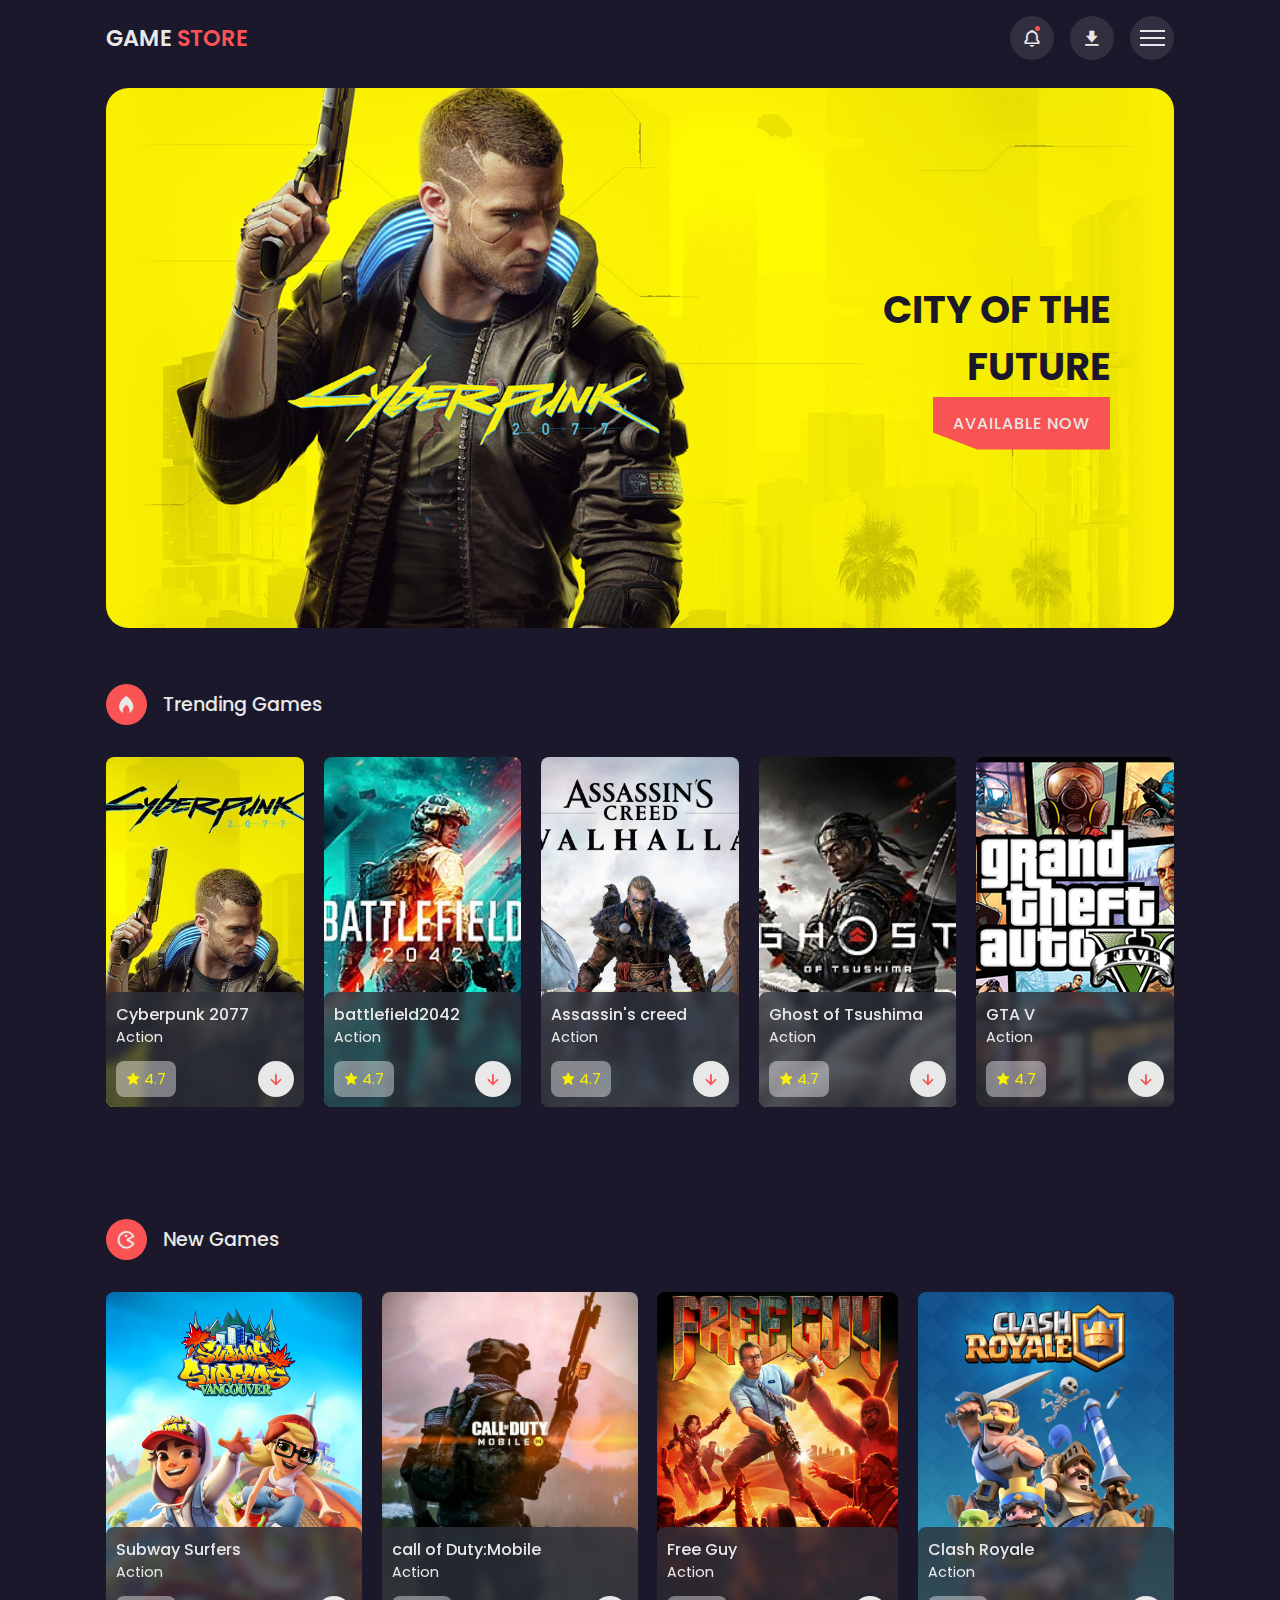
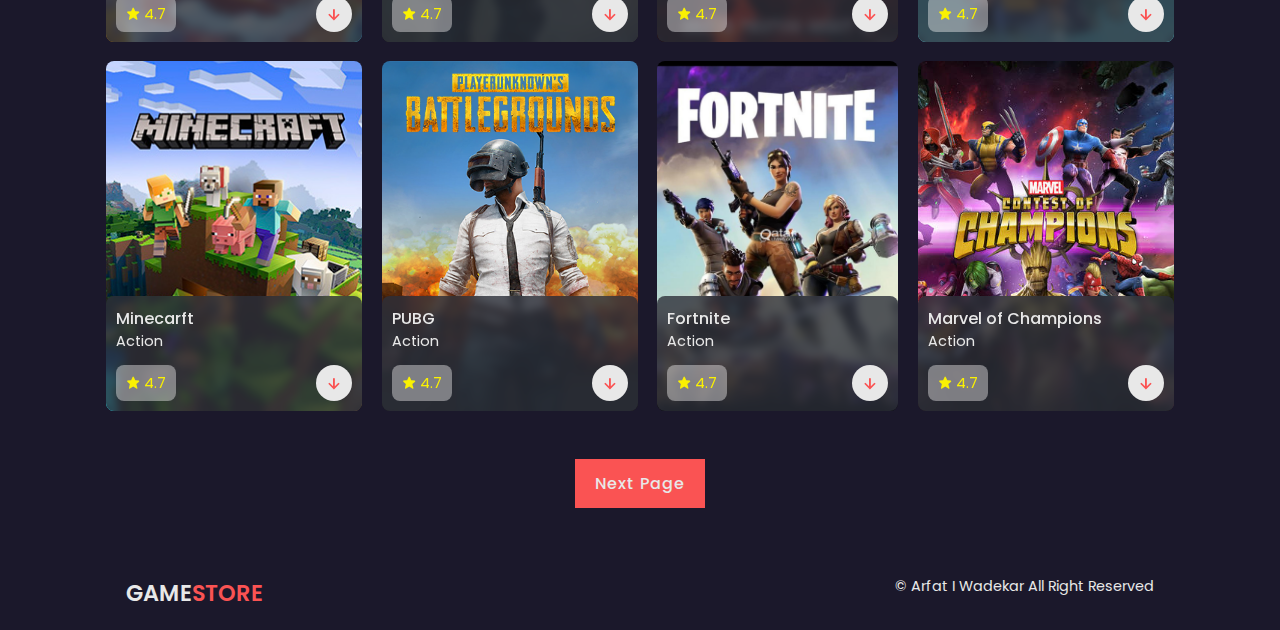
<file: index.html>
<!DOCTYPE html>
<html lang="en">
  <head>
    <meta charset="UTF-8" />
    <meta http-equiv="X-UA-Compatible" content="IE=edge" />
    <meta name="viewport" content="width=device-width, initial-scale=1.0" />
    <title>Responsive Games Website</title>
    <!-- Fav icon -->
    <link rel="shortcut icon" href="./img/fav.png" type="image/x-icon" />
    <!-- custom css -->
    <link rel="stylesheet" href="./style.css" />
    <!-- Box Icon -->
    <link
      href="https://unpkg.com/boxicons@2.1.2/css/boxicons.min.css"
      rel="stylesheet"
    />
    <!-- swiper js -->
    <link
      rel="stylesheet"
      href="https://unpkg.com/swiper@8/swiper-bundle.min.css"
    />
  </head>
  <body>
    <!-- Custom Scroll Bar -->
    <div class="progress">
        <div class="progress-bar" id="scroll-bar"></div>
    </div>
    <!-- Header -->
    <header>
      <!-- nav -->
      <div class="nav container">
        <!-- logo -->
        <a href="index.html" class="logo">Game <span>Store</span></a>
        <!-- nav Icons -->
        <div class="nav-icons">
          <i class="bx bx-bell bx-tada" id="bell-icon"><span></span></i>
          <i class="bx bxs-download"></i>
          <div class="menu-icon">
            <div class="line1"></div>
            <div class="line2"></div>
            <div class="line3"></div>
          </div>
        </div>

        <!-- menu -->
        <div class="menu">
          <img src="./img/menu.png" alt="" />
          <div class="navbar">
            <li><a href="index.html">Home</a></li>
            <li><a href="trending">Trending</a></li>
            <li><a href="new">New</a></li>
            <li><a href="action">Action Games</a></li>
            <li><a href="contact">Contact US </a></li>
          </div>
        </div>
      </div>

      <!-- notification -->
      <div class="notification">
        <div class="notification-box">
          <i class="bx bxs-check-circle"></i>
          <p>Congratulation, Your game download successfully</p>
        </div>
        <div class="notification-box box-color">
          <i class="bx bxs-check-circle"></i>
          <p>Could not apply changes.</p>
        </div>
      </div>
    </header>
    <!-- Header -->

    <!-- Home section -->
    <section class="home container" id="home">
      <img src="./img/home.png" alt="" />
      <div class="home-text">
        <h1>
          CITY OF THE <br />
          FUTURE
        </h1>
        <a href="#" class="btn">Available Now</a>
      </div>
    </section>

    <!-- Trending section start -->
    <section class="trending container" id="trending">
      <div class="heading">
        <i class="bx bxs-flame"></i>
        <h2>Trending Games</h2>
      </div>
      <div class="trending-content swiper">
        <div class="swiper-wrapper">
          <!-- slide 1 -->
          <div class="swiper-slide">
            <div class="box">
              <img src="./img/trending1.webp" alt="" />
              <div class="box-text">
                <h2>Cyberpunk 2077</h2>
                <h3>Action</h3>
                <div class="rating-download">
                  <div class="rating">
                    <i class="bx bxs-star"></i>
                    <span>4.7</span>
                  </div>
                  <a href="#" class="box-btn"
                    ><i class="bx bx-down-arrow-alt"></i
                  ></a>
                </div>
              </div>
            </div>
          </div>
          <!-- slide 2 -->
          <div class="swiper-slide">
            <div class="box">
              <img src="./img/trending2.jpg" alt="" />
              <div class="box-text">
                <h2>battlefield2042</h2>
                <h3>Action</h3>
                <div class="rating-download">
                  <div class="rating">
                    <i class="bx bxs-star"></i>
                    <span>4.7</span>
                  </div>
                  <a href="#" class="box-btn"
                    ><i class="bx bx-down-arrow-alt"></i
                  ></a>
                </div>
              </div>
            </div>
          </div>
          <!-- slide 3 -->
          <div class="swiper-slide">
            <div class="box">
              <img src="./img/trending3.jpg" alt="" />
              <div class="box-text">
                <h2>Assassin's creed</h2>
                <h3>Action</h3>
                <div class="rating-download">
                  <div class="rating">
                    <i class="bx bxs-star"></i>
                    <span>4.7</span>
                  </div>
                  <a href="#" class="box-btn"
                    ><i class="bx bx-down-arrow-alt"></i
                  ></a>
                </div>
              </div>
            </div>
          </div>
          <!-- slide 4 -->
          <div class="swiper-slide">
            <div class="box">
              <img src="./img/trending4.jpg" alt="" />
              <div class="box-text">
                <h2>Ghost of Tsushima</h2>
                <h3>Action</h3>
                <div class="rating-download">
                  <div class="rating">
                    <i class="bx bxs-star"></i>
                    <span>4.7</span>
                  </div>
                  <a href="#" class="box-btn"
                    ><i class="bx bx-down-arrow-alt"></i
                  ></a>
                </div>
              </div>
            </div>
          </div>
          <!-- slide 5 -->
          <div class="swiper-slide">
            <div class="box">
              <img src="./img/trending5.png" alt="" />
              <div class="box-text">
                <h2>GTA V</h2>
                <h3>Action</h3>
                <div class="rating-download">
                  <div class="rating">
                    <i class="bx bxs-star"></i>
                    <span>4.7</span>
                  </div>
                  <a href="#" class="box-btn"
                    ><i class="bx bx-down-arrow-alt"></i
                  ></a>
                </div>
              </div>
            </div>
          </div>
          <!-- slide 6 -->
          <div class="swiper-slide">
            <div class="box">
              <img src="./img/trending6.jpg" alt="" />
              <div class="box-text">
                <h2>Dying Light 2</h2>
                <h3>Action</h3>
                <div class="rating-download">
                  <div class="rating">
                    <i class="bx bxs-star"></i>
                    <span>4.7</span>
                  </div>
                  <a href="#" class="box-btn"
                    ><i class="bx bx-down-arrow-alt"></i
                  ></a>
                </div>
              </div>
            </div>
          </div>

          <!-- slide 7 -->
          <div class="swiper-slide">
            <div class="box">
              <img src="./img/trending7.png" alt="" />
              <div class="box-text">
                <h2>Hello Infinite</h2>
                <h3>Action</h3>
                <div class="rating-download">
                  <div class="rating">
                    <i class="bx bxs-star"></i>
                    <span>4.7</span>
                  </div>
                  <a href="#" class="box-btn"
                    ><i class="bx bx-down-arrow-alt"></i
                  ></a>
                </div>
              </div>
            </div>
          </div>

          <!-- slide 8 -->
          <div class="swiper-slide">
            <div class="box">
              <img src="./img/trending8.png" alt="" />
              <div class="box-text">
                <h2>Resident Evil Village</h2>
                <h3>Action</h3>
                <div class="rating-download">
                  <div class="rating">
                    <i class="bx bxs-star"></i>
                    <span>4.7</span>
                  </div>
                  <a href="#" class="box-btn"
                    ><i class="bx bx-down-arrow-alt"></i
                  ></a>
                </div>
              </div>
            </div>
          </div>
        </div>
      </div>
    </section>

    <!-- new Section  -->
    <section class="new container" id="new">
      <div class="heading">
        <i class="bx bx-game"></i>
        <h2>New Games</h2>
      </div>
      <!-- content -->
      <div class="new-content">
        <!-- Box 1-->
        <div class="box">
          <img src="./img/new1.jpg" alt="" />
          <div class="box-text">
            <h2>Subway Surfers</h2>
            <h3>Action</h3>
            <div class="rating-download">
              <div class="rating">
                <i class="bx bxs-star"></i>
                <span>4.7</span>
              </div>
              <a href="download.html" class="box-btn"
                ><i class="bx bx-down-arrow-alt"></i
              ></a>
            </div>
          </div>
        </div>

        <!-- box2 -->
        <div class="box">
          <img src="./img/new2.jpg" alt="" />
          <div class="box-text">
            <h2>call of Duty:Mobile</h2>
            <h3>Action</h3>
            <div class="rating-download">
              <div class="rating">
                <i class="bx bxs-star"></i>
                <span>4.7</span>
              </div>
              <a href="#" class="box-btn"
                ><i class="bx bx-down-arrow-alt"></i
              ></a>
            </div>
          </div>
        </div>
        <!-- box3 -->
        <div class="box">
          <img src="./img/new3.jpg" alt="" />
          <div class="box-text">
            <h2>Free Guy</h2>
            <h3>Action</h3>
            <div class="rating-download">
              <div class="rating">
                <i class="bx bxs-star"></i>
                <span>4.7</span>
              </div>
              <a href="#" class="box-btn"
                ><i class="bx bx-down-arrow-alt"></i
              ></a>
            </div>
          </div>
        </div>
        <!-- box4 -->
        <div class="box">
          <img src="./img/new4.jpg" alt="" />
          <div class="box-text">
            <h2>Clash Royale</h2>
            <h3>Action</h3>
            <div class="rating-download">
              <div class="rating">
                <i class="bx bxs-star"></i>
                <span>4.7</span>
              </div>
              <a href="#" class="box-btn"
                ><i class="bx bx-down-arrow-alt"></i
              ></a>
            </div>
          </div>
        </div>
        <!-- box5 -->
        <div class="box">
          <img src="./img/new5.png" alt="" />
          <div class="box-text">
            <h2>Minecarft</h2>
            <h3>Action</h3>
            <div class="rating-download">
              <div class="rating">
                <i class="bx bxs-star"></i>
                <span>4.7</span>
              </div>
              <a href="#" class="box-btn"
                ><i class="bx bx-down-arrow-alt"></i
              ></a>
            </div>
          </div>
        </div>
        <!-- box6 -->
        <div class="box">
          <img src="./img/new6.png" alt="" />
          <div class="box-text">
            <h2>PUBG</h2>
            <h3>Action</h3>
            <div class="rating-download">
              <div class="rating">
                <i class="bx bxs-star"></i>
                <span>4.7</span>
              </div>
              <a href="#" class="box-btn"
                ><i class="bx bx-down-arrow-alt"></i
              ></a>
            </div>
          </div>
        </div>
        <!-- box7 -->
        <div class="box">
          <img src="./img/new7.png" alt="" />
          <div class="box-text">
            <h2>Fortnite</h2>
            <h3>Action</h3>
            <div class="rating-download">
              <div class="rating">
                <i class="bx bxs-star"></i>
                <span>4.7</span>
              </div>
              <a href="#" class="box-btn"
                ><i class="bx bx-down-arrow-alt"></i
              ></a>
            </div>
          </div>
        </div>
        <!-- box8 -->
        <div class="box">
          <img src="./img/new8.jpg" alt="" />
          <div class="box-text">
            <h2>Marvel of Champions</h2>
            <h3>Action</h3>
            <div class="rating-download">
              <div class="rating">
                <i class="bx bxs-star"></i>
                <span>4.7</span>
              </div>
              <a href="#" class="box-btn"
                ><i class="bx bx-down-arrow-alt"></i
              ></a>
            </div>
          </div>
        </div>
      </div>
      <div class="next-page">
        <a href="#">Next Page</a>
      </div>
    </section>

    <!-- copyright -->
    <div class="copyright container">
        <a href="" class="logo">Game<span>Store</span></a>
        <p>&#169; Arfat I Wadekar All Right Reserved</p>
    </div>
    <!-- swiper js -->
    <script src="https://unpkg.com/swiper@8/swiper-bundle.min.js"></script>
    <!-- Link js -->
    <script src="main.js"></script>
  </body>
</html>
</file>
<file: style.css>
/* Google fonts */
@import url('https://fonts.googleapis.com/css2?family=Montserrat:wght@300;400;500;600;700;800;900&family=Poppins:wght@300;400;500;700&display=swap');


*{
    font-family: 'poppins', sans-serif;
    margin: 0;
    padding: 0;
    scroll-behavior: smooth;
    box-sizing: border-box;
    list-style: none;
    text-decoration: none;
    scroll-padding-top: 2rem;
}
::selection{
    color: var(--text-color);
    background: var(--main-color);
}
section{
    padding: 4rem 0 3rem;
}

/* Roots */
:root{
    --main-color:#fa5353;
    /* --second-color choice */
    /* --main-color:#0d81ec */
    --dark-color:#1b182b;
    --light-color:#322f40;
    --text-color: hsl(0,0%,91%);
}
img{
    width: 100%;
}
body{
    color: var(--text-color);
    background: var(--dark-color);
}
.container{
    max-width: 1068px;
    margin: auto;
    width: 100%;
}

/* Header */
header{
position: fixed;
top: 0;
left: 0;
width: 100%;
background: var(--dark-color);
z-index: 100;
}

/* nav */
.nav{
    display: flex;
    align-items: center;
    justify-content: center;
    padding: 16px 0;
}

/* logo */
.logo{
    font-size: 1.4rem;
    font-weight: 600;
    color: var(--text-color);
    text-transform: uppercase;
    margin: 0 auto 0 0;
}

.logo span{
    color: var(--main-color);
}

/* nav icons */
.nav-icons{
    display: flex;
    align-items: center;
    column-gap: 1rem;
}
.nav-icons .bx{
    font-size: 20px;
    height: 44px;
    width: 44px;
    display: grid;
    place-items: center;
    color: var(--text-color);
    background: var(--light-color);
    border-radius: 50%;
    cursor: pointer;
}

#bell-icon{
    position: relative;
}
#bell-icon span{
    content: "";
    width: 5px;
    height: 5px;
    border-radius: 50%;
    background: var(--main-color);
    position: absolute; 
    top: 10px;
    right: 14px;
}
/* menu Icons */
.menu-icon{
    display: flex;
    flex-direction: column;
    align-items: center;
    justify-content: center;
    row-gap: 5px;
    height: 44px;
    width: 44px;
    border-radius: 50%;
    background: var(--light-color);
    cursor: pointer;
    z-index:200;
    transition: 0.3s;
}

.menu-icon div{
    display: block;
    background: var(--text-color);
    height: 2px;
    width: 25px;
    transition: 0.3s;
}

.move .line1{
    transform: rotate(-45deg) translate(-5px, 5px);
}
.move .line2{
  opacity: 0;
}

.move .line3{
    transform: rotate(45deg) translate(-5px, -5px);
}

/* menu */
.menu{
    position: fixed;
    left: 0;
    top: 0;
    width: 100%;
    height: 100vh;
    background: rgba(0,0,14,0.9);
    z-index: 106;
    display: flex;
    align-items: center;
    justify-content: space-between;
    transition: 0.5s;
    clip-path:  circle(0% at 100% 0%);
}
.menu.active{
    clip-path:  circle(144% at 100% 0%);

}
.menu img{
    width: 700px;
}

.navbar{
    display: grid;
    row-gap: 1rem;
    text-align: right;
    padding-right: 2rem;
}

.navbar a{
    font-size: 1.6rem;
    color: var(--text-color);
    font-weight: 500;
    transition: 0.2s;
}

.navbar a:hover{
    border-bottom: 4px solid var(--main-color);
    font-size: 1.8rem;
}

/* notification */
.notification{
    position: absolute;
    top: 110%;
    right: 5rem;
    background: var(--light-color);
    width: 300px;
    height: 350px;
    border-radius: 0.5rem;
    padding: 10px;
    display: flex;
    flex-direction: column;
    row-gap: 1rem;
    clip-path: circle(0% at 100% 0%);
}
.notification.active{
    clip-path: circle(144% at 100% 0%);
    transition: 0.3s;
}
.notification-box{
    display: flex;
    align-items: baseline;
    column-gap: 1rem;
    border-radius: 0.5rem;
    background-color: var(--dark-color);
    padding: 10px;
}
.notification-box .bx{
    color: #faf102;
}

.box-color{
    background: hsl(0,0%,100%,0.4);
}

.box-color .bx{
    color: var(--main-color);
}

/* Home Section */
.home{
    position: relative;
    min-height: 540px;
    display: flex;
    align-items: center;
    justify-content: flex-end;
    margin-top: 5rem;
}
.home img{
    position: absolute;
    width: 100%;
    height: 100%;
    object-fit: cover;
    border-radius: 1.4rem;
    z-index: -1;
}
.home-text{
    padding-right: 4rem;
    text-align: right;
}
.home-text h1{
    font-size: 2.4rem;
    text-transform: uppercase;
    color: var(--dark-color);
    margin-bottom: 1rem;
}
.btn{
    background: var(--main-color);
    padding: 15px 20px;
    color: var(--text-color);
    text-transform: uppercase;
    font-size: 1rem;
    letter-spacing: 1px;
    font-weight: 500;
    clip-path: polygon(0 0, 100% 0%, 100% 100%, 25% 100%, 0% 68%);
}
.btn:hover{
    background-color: var(--light-color);
    transition: 0.3s all linear;
}

/* Heading */
.heading{
    display: flex;
    align-items: center;
    column-gap: 1rem;
    margin-bottom: 2rem;
}

.heading .bx{
    font-size: 21px;
    color: var(--text-color);
    background: var(--main-color);
    padding: 10px;
    border-radius: 5rem;
}

.heading h2{
    font-size: 1.2rem;
    font-weight: 500;
}
.box{
    position: relative;
    width: 100%;
    height: 350px;
    border-radius: 0.5rem;
}
.box img{
    width: 100%;
    height: 100%;
    object-fit: cover;
    border-radius: 0.5rem;
}
.box .box-text{
    position: absolute;
    right: 0;
    left: 0;
    bottom: 0;
    padding: 10px;
    background: hsl(227,14%,20%,0.8);
    backdrop-filter: blur(4px);
    border-radius: 0.5rem;
}

.box .box-text h2{
    font-size: 1rem;
    font-weight: 500;
}
.box .box-text h3{
    font-size: 0.9rem;
    font-weight: 400;
    margin-bottom: 0.8rem;
}
.rating-download{
    display: flex;
    justify-content: space-between;
}
.rating{
    display: flex;
    align-items: center;
    column-gap: 4px;
    background: hsl(0,0%,100%,0.4);
    padding: 4px 10px;
    border-radius: 0.5rem;
}
.rating .bx{
    color: #faf102;
    font-size: 0.9rem;
}
.rating span{
    color: #faf102;
    font-size: 0.9rem;
}
.box-btn .bx{
    padding: 8px;
    background: var(--text-color);
    border-radius: 5rem;
    color: var(--main-color);
    font-weight: 400;
    font-size: 20px;
}

.box-btn .bx:hover{
    background: var(--dark-color);
}

/* New section css */
.new-content{
    display: grid;
    grid-template-columns: repeat(auto-fit,minmax(240px, auto));
    gap: 1.2rem;
}

.next-page {
    display: flex;
    justify-content: center;
    align-items: center;
    margin-top: 3rem;
}

.next-page a{
    background: var(--main-color);
    padding: 12px 20px;
    color: var(--text-color);
    letter-spacing: 1px;
    font-weight: 500;
}

.next-page a:hover{
    background: var(--light-color);
    transition: 0.3s all linear;
}

.copyright{
    display: flex;
    justify-content: space-between;
    padding: 20px;
}
.copyright p{
    font-size: 0.9rem;
    color: var(--text-color);
}
/* ================================================================ */
/* Download Page Css */
.video-container video{
    width: 100%;
    aspect-ratio: 16/9;
}
.video-container{
    margin-top: 5rem;
}

.about{
    margin-top: 2rem;
}
.about h2{
    display: inline-flex;
    font-size: 1.4rem;
    font-weight: 500;
    border-bottom: 4px solid var(--main-color);
}
.about p{
    font-size: 0.938rem;
    margin-top: 1rem;
    text-align: justify;
}

.screenshots h2{
    display: inline-flex;
    font-size: 1.4rem;
    font-weight: 500;
    border-bottom: 4px solid var(--main-color);
    margin: 1.6rem 0;
}
.screenShots-content{
    display: grid;
    grid-template-columns: repeat(auto-fit,minmax(250px,auto));
    gap: 10px;
    justify-content: center;
    max-width: 800px;
    margin: auto;
    width: 100%;
}
.screenShots-content img{
    width: 100%;
    height: 440px;
    object-fit: cover;
}

.download{
    max-width: 800px;
    margin: auto;
    width: 100%;
    display: grid;
    justify-content: center;
    margin-top: 2rem;
}

.download h2{
    text-align: center;
    font-size: 1.4rem;
    font-weight: 500;
    margin: 1.6rem 0;
}
.download-links{
    display: grid;
    grid-template-columns: repeat(3,1fr);
    gap: 10px;
    margin-bottom: 2rem;
}
.download-links a{
    text-align: center;
    background: var(--main-color);
    padding: 12px 20px;
    color: var(--text-color);
    letter-spacing: 1px;
    font-weight: 500;
}

.download-links a:hover{
    background: var(--light-color);
}

/* Display Block For Default Scroll Bar */
html::-webkit-scrollbar{
    display: none;
}

/* Custom scroll Bar */
.progress{
    position: fixed;
    top: 0;
    left: 0;
    width: 100%;
    height: 4px;
    z-index: 300;
}
.progress-bar{
    height: 4px;
    background: var(--main-color);
    width: 0%;
}

/* Media Query */
@media (max-width:1080px){
    .container{
        margin: 0 auto;
        width: 90%;
    }
    .nav{
        padding: 10px 0;
    }
    .notification{
        right: 4rem;
    }
    .menu img{
        width: 500px;
    }
    section{
        padding: 3rem 0 2rem;
    }
    .home{
        margin-top: 4rem !important;
        min-height: 440px;
    }
    .home img{
        border-radius:1rem;
    }
    .new-content{
        grid-template-columns: repeat(auto-fit, minmax(200px, auto));
    }
    .video-container{
        margin-top:5rem !important ;
    }
}

@media (max-width:774px){
   .notification{
    right: 1rem;
   }
   .menu img{
    width: 400px;
   }
   .home{
    margin-top: 4rem !important;
    min-height: 300px;
   }
   .home-text h1{
    font-size: 2rem;
   }
   .btn{
    padding: 12px 17px;
   }
   .screenShots-content{
    grid-template-columns: repeat(auto-fit, minmax(250px,300px));
   }
}

@media(max-width:560px){
    .menu img{
        width: 400px;
        display: none;
    }
    .menu{
        justify-content: flex-end;
    }
    .nav{
        padding: 8px 0;
    }
    .nav-icons .bx, .menu-icon{
        height: 40px;
        width: 40px;
    }
    .home{
        min-height: 240px;
    }
    .home-text{
        padding-right: 1rem;
    }
    p{
        font-size: 0.875rem;
    }
    .download-links{
        grid-template-columns: 1fr;
    }
}

@media (max-width:360px){
    .logo{
        font-size: 1.2rem;
    }
    .navbar a{
        font-size: 1.3rem;
    }
    .navbar a:hover{
        font-size: 1.4rem;
    }
    .notification{
        width: 27px;
    }
    .home{
        min-height: 214px;
    }
    .home-text h1{
        font-size: 1.4rem;
    }
    .heading .bx{
        padding: 8px;
    }
    .heading h2{
        font-size: 1.1rem;
    }
    .box{
        height: 420px;
    }
    .copyright{
        flex-direction: column;
        align-items: center;
        row-gap: 1rem;
    }
    .about h2, .screenshots h2 .download h2{
        font-size: 1.2rem;
    }
}
</file>
